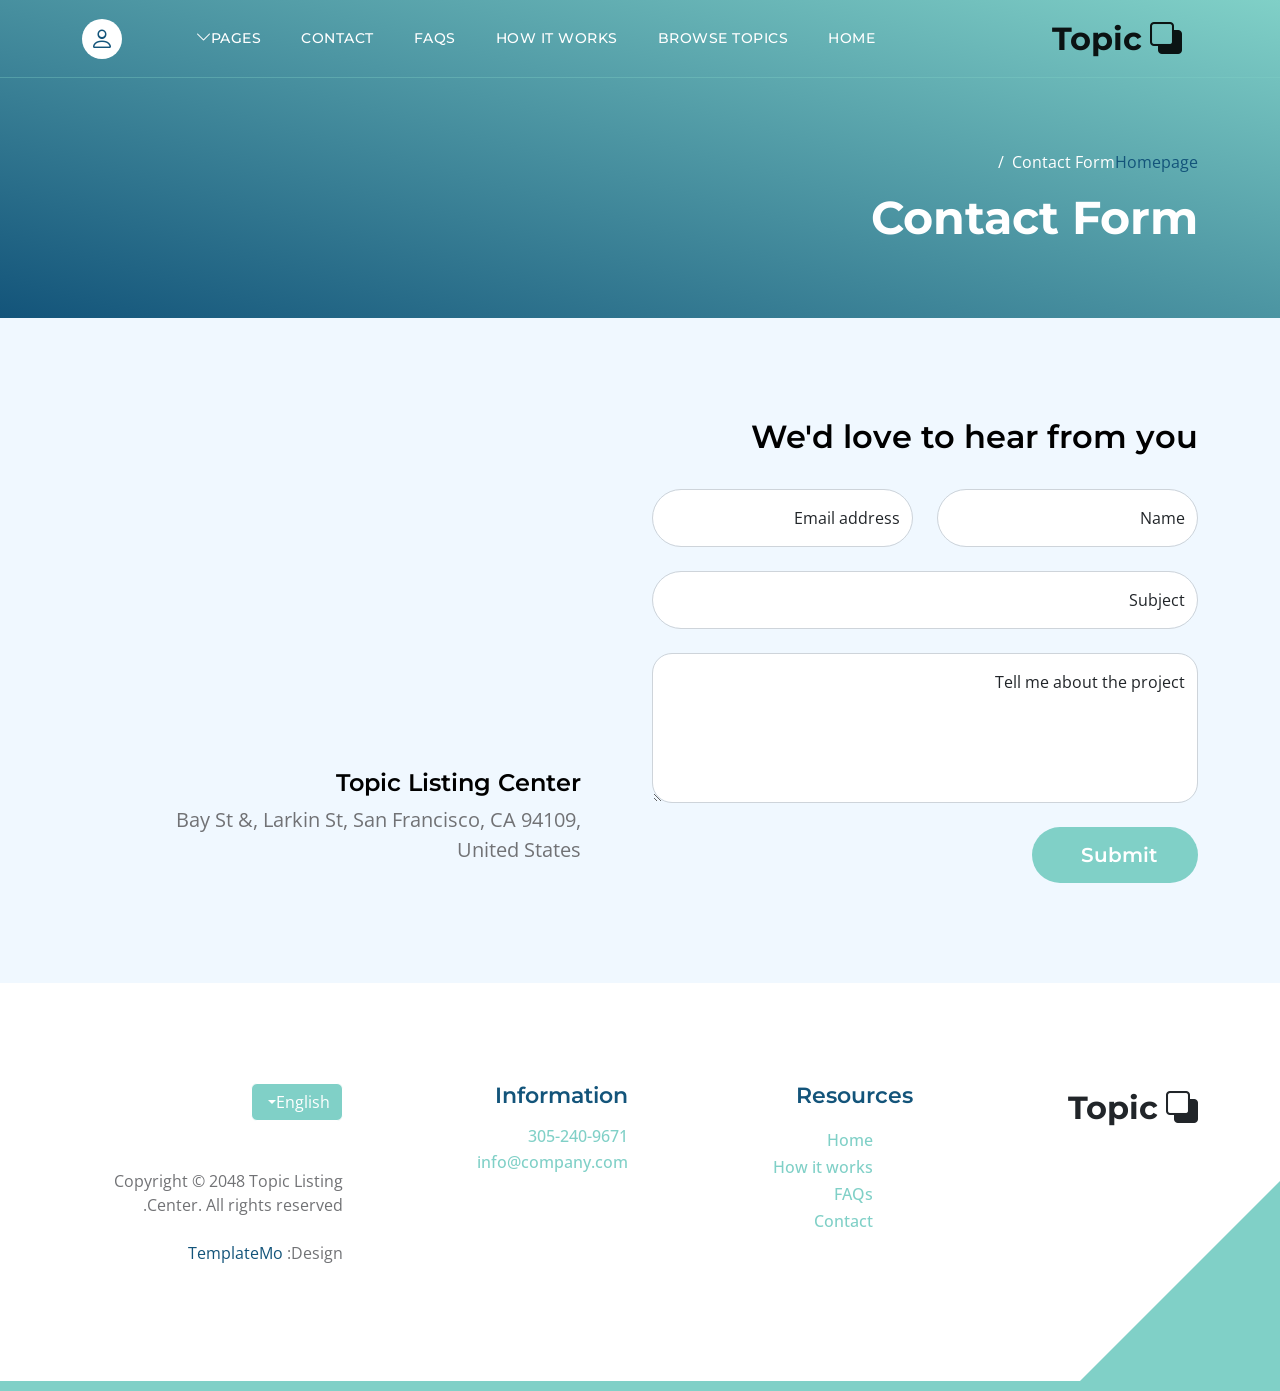
<file: contact.html>
<!doctype html>
<html lang="en" dir="rtl">
    <head>
        <meta charset="utf-8">
        <meta name="viewport" content="width=device-width, initial-scale=1">

        <meta name="description" content="">
        <meta name="author" content="">

        <title>Topic Listing Contact Page</title>

        <!-- CSS FILES -->        
        <link rel="preconnect" href="https://fonts.googleapis.com">
        
        <link rel="preconnect" href="https://fonts.gstatic.com" crossorigin>

        <link href="https://fonts.googleapis.com/css2?family=Montserrat:wght@500;600;700&family=Open+Sans&display=swap" rel="stylesheet">
                        
        <link href="css/bootstrap.min.css" rel="stylesheet">

        <link href="css/bootstrap-icons.css" rel="stylesheet">

        <link href="css/templatemo-topic-listing.css" rel="stylesheet">
<!--

TemplateMo 590 topic listing

https://templatemo.com/tm-590-topic-listing

-->
    </head>
    
    <body class="topics-listing-page" id="top">

        <main>

            <nav class="navbar navbar-expand-lg">
                <div class="container">
                    <a class="navbar-brand" href="index.html">
                        <i class="bi-back"></i>
                        <span>Topic</span>
                    </a>

                    <div class="d-lg-none ms-auto me-4">
                        <a href="#top" class="navbar-icon bi-person smoothscroll"></a>
                    </div>
    
                    <button class="navbar-toggler" type="button" data-bs-toggle="collapse" data-bs-target="#navbarNav" aria-controls="navbarNav" aria-expanded="false" aria-label="Toggle navigation">
                        <span class="navbar-toggler-icon"></span>
                    </button>
    
                    <div class="collapse navbar-collapse" id="navbarNav">
                        <ul class="navbar-nav ms-lg-5 me-lg-auto">
                            <li class="nav-item">
                                <a class="nav-link click-scroll" href="index.html#section_1">Home</a>
                            </li>

                            <li class="nav-item">
                                <a class="nav-link click-scroll" href="index.html#section_2">Browse Topics</a>
                            </li>
    
                            <li class="nav-item">
                                <a class="nav-link click-scroll" href="index.html#section_3">How it works</a>
                            </li>

                            <li class="nav-item">
                                <a class="nav-link click-scroll" href="index.html#section_4">FAQs</a>
                            </li>
    
                            <li class="nav-item">
                                <a class="nav-link click-scroll" href="index.html#section_5">Contact</a>
                            </li>

                            <li class="nav-item dropdown">
                                <a class="nav-link dropdown-toggle" href="#section_5" id="navbarLightDropdownMenuLink" role="button" data-bs-toggle="dropdown" aria-expanded="false">Pages</a>

                                <ul class="dropdown-menu dropdown-menu-light" aria-labelledby="navbarLightDropdownMenuLink">
                                    <li><a class="dropdown-item" href="topics-listing.html">Topics Listing</a></li>

                                    <li><a class="dropdown-item active" href="contact.html">Contact Form</a></li>
                                </ul>
                            </li>
                        </ul>

                        <div class="d-none d-lg-block">
                            <a href="#top" class="navbar-icon bi-person smoothscroll"></a>
                        </div>
                    </div>
                </div>
            </nav>


            <header class="site-header d-flex flex-column justify-content-center align-items-center">
                <div class="container">
                    <div class="row align-items-center">

                        <div class="col-lg-5 col-12">
                            <nav aria-label="breadcrumb">
                                <ol class="breadcrumb">
                                    <li class="breadcrumb-item"><a href="index.html">Homepage</a></li>

                                    <li class="breadcrumb-item active" aria-current="page">Contact Form</li>
                                </ol>
                            </nav>

                            <h2 class="text-white">Contact Form</h2>
                        </div>

                    </div>
                </div>
            </header>


            <section class="section-padding section-bg">
                <div class="container">
                    <div class="row">

                        <div class="col-lg-12 col-12">
                            <h3 class="mb-4 pb-2">We'd love to hear from you</h3>
                        </div>

                        <div class="col-lg-6 col-12">
                            <form action="#" method="post" class="custom-form contact-form" role="form">
                                <div class="row">
                                    <div class="col-lg-6 col-md-6 col-12">
                                        <div class="form-floating">
                                            <input type="text" name="name" id="name" class="form-control" placeholder="Name" required="">
                                            
                                            <label for="floatingInput">Name</label>
                                        </div>
                                    </div>

                                    <div class="col-lg-6 col-md-6 col-12"> 
                                        <div class="form-floating">
                                            <input type="email" name="email" id="email" pattern="[^ @]*@[^ @]*" class="form-control" placeholder="Email address" required="">
                                            
                                            <label for="floatingInput">Email address</label>
                                        </div>
                                    </div>

                                    <div class="col-lg-12 col-12">
                                        <div class="form-floating">
                                            <input type="text" name="subject" id="name" class="form-control" placeholder="Name" required="">
                                            
                                            <label for="floatingInput">Subject</label>
                                        </div>

                                        <div class="form-floating">
                                            <textarea class="form-control" id="message" name="message" placeholder="Tell me about the project"></textarea>
                                            
                                            <label for="floatingTextarea">Tell me about the project</label>
                                        </div>
                                    </div>

                                    <div class="col-lg-4 col-12 ms-auto">
                                        <button type="submit" class="form-control">Submit</button>
                                    </div>

                                </div>
                            </form>
                        </div>

                        <div class="col-lg-5 col-12 mx-auto mt-5 mt-lg-0">
                            <iframe class="google-map" src="https://www.google.com/maps/embed?pb=!1m18!1m12!1m3!1d2595.065641062665!2d-122.4230416990949!3d37.80335401520422!2m3!1f0!2f0!3f0!3m2!1i1024!2i768!4f13.1!3m3!1m2!1s0x80858127459fabad%3A0x808ba520e5e9edb7!2sFrancisco%20Park!5e1!3m2!1sen!2sth!4v1684340239744!5m2!1sen!2sth" width="100%" height="250" style="border:0;" allowfullscreen="" loading="lazy" referrerpolicy="no-referrer-when-downgrade"></iframe>

                            <h5 class="mt-4 mb-2">Topic Listing Center</h5>

                            <p>Bay St &amp;, Larkin St, San Francisco, CA 94109, United States</p>
                        </div>

                    </div>
                </div>
            </section>
        </main>

        <footer class="site-footer section-padding">
            <div class="container">
                <div class="row">

                    <div class="col-lg-3 col-12 mb-4 pb-2">
                        <a class="navbar-brand mb-2" href="index.html">
                            <i class="bi-back"></i>
                            <span>Topic</span>
                        </a>
                    </div>

                    <div class="col-lg-3 col-md-4 col-6">
                        <h6 class="site-footer-title mb-3">Resources</h6>

                        <ul class="site-footer-links">
                            <li class="site-footer-link-item">
                                <a href="#" class="site-footer-link">Home</a>
                            </li>

                            <li class="site-footer-link-item">
                                <a href="#" class="site-footer-link">How it works</a>
                            </li>

                            <li class="site-footer-link-item">
                                <a href="#" class="site-footer-link">FAQs</a>
                            </li>

                            <li class="site-footer-link-item">
                                <a href="#" class="site-footer-link">Contact</a>
                            </li>
                        </ul>
                    </div>

                    <div class="col-lg-3 col-md-4 col-6 mb-4 mb-lg-0">
                        <h6 class="site-footer-title mb-3">Information</h6>

                        <p class="text-white d-flex mb-1">
                            <a href="tel: 305-240-9671" class="site-footer-link">
                                305-240-9671
                            </a>
                        </p>

                        <p class="text-white d-flex">
                            <a href="mailto:info@company.com" class="site-footer-link">
                                info@company.com
                            </a>
                        </p>
                    </div>

                    <div class="col-lg-3 col-md-4 col-12 mt-4 mt-lg-0 ms-auto">
                        <div class="dropdown">
                            <button class="btn btn-secondary dropdown-toggle" type="button" data-bs-toggle="dropdown" aria-expanded="false">
                            English</button>

                            <ul class="dropdown-menu">
                                <li><button class="dropdown-item" type="button">Thai</button></li>

                                <li><button class="dropdown-item" type="button">Myanmar</button></li>

                                <li><button class="dropdown-item" type="button">Arabic</button></li>
                            </ul>
                        </div>

                        <p class="copyright-text mt-lg-5 mt-4">Copyright © 2048 Topic Listing Center. All rights reserved.
                        <br><br>Design: <a rel="nofollow" href="https://templatemo.com" target="_blank">TemplateMo</a></p>
                        
                    </div>

                </div>
            </div>
        </footer>

        <!-- JAVASCRIPT FILES -->
        <script src="js/jquery.min.js"></script>
        <script src="js/bootstrap.bundle.min.js"></script>
        <script src="js/jquery.sticky.js"></script>
        <script src="js/custom.js"></script>

    </body>
</html>
</file>
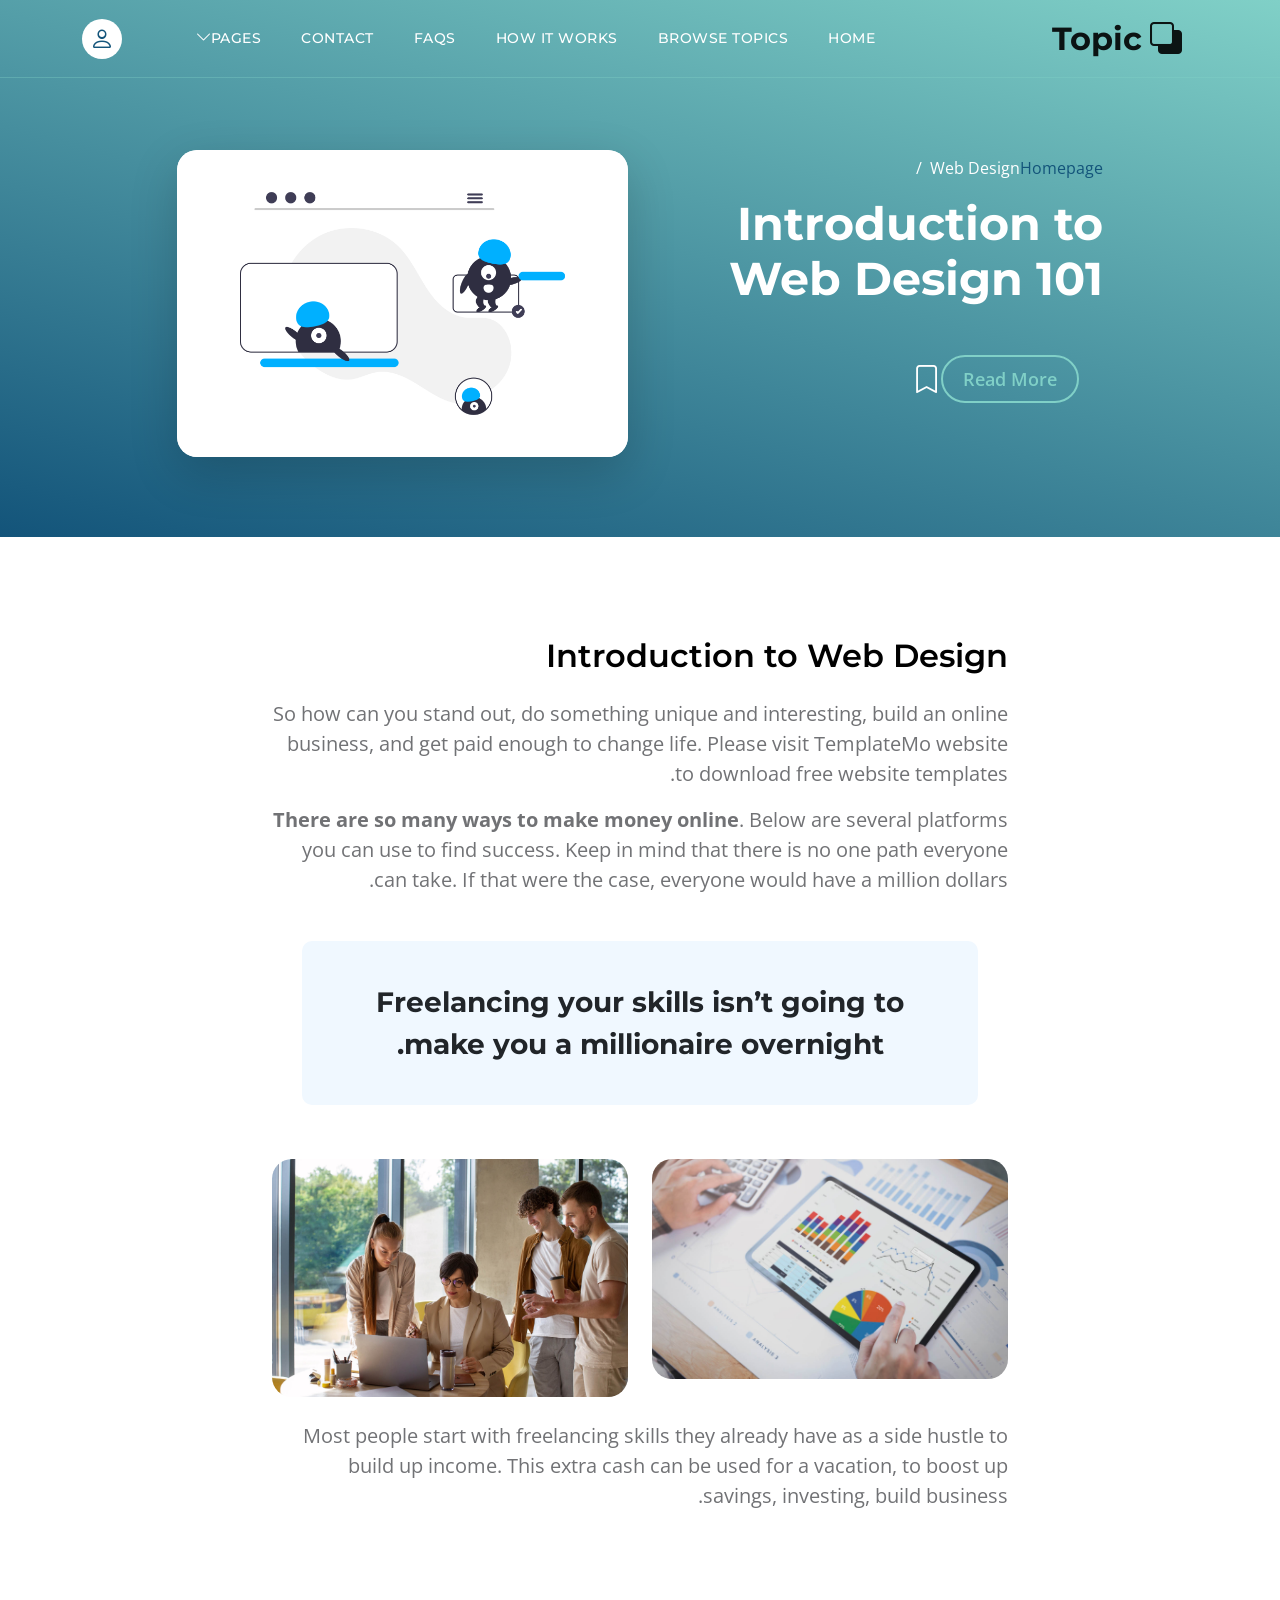
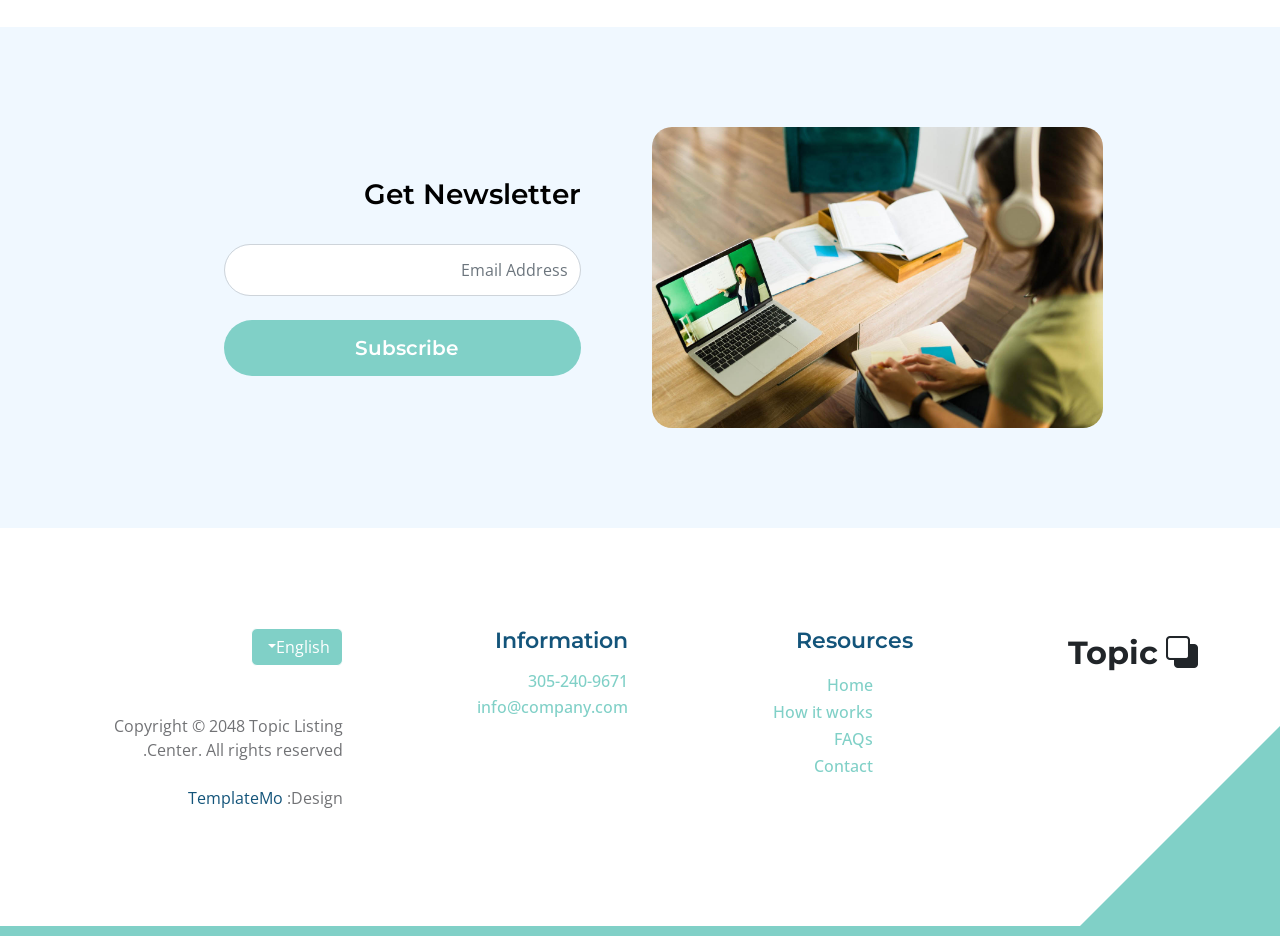
<file: topics-detail.html>
<!doctype html>
<html lang="en" dir="rtl">
    <head>
        <meta charset="utf-8">
        <meta name="viewport" content="width=device-width, initial-scale=1">

        <meta name="description" content="">
        <meta name="author" content="">

        <title>Topic Detail Page</title>

        <!-- CSS FILES -->        
        <link rel="preconnect" href="https://fonts.googleapis.com">
        
        <link rel="preconnect" href="https://fonts.gstatic.com" crossorigin>

        <link href="https://fonts.googleapis.com/css2?family=Montserrat:wght@500;600;700&family=Open+Sans&display=swap" rel="stylesheet">
                        
        <link href="css/bootstrap.min.css" rel="stylesheet">

        <link href="css/bootstrap-icons.css" rel="stylesheet">

        <link href="css/templatemo-topic-listing.css" rel="stylesheet">
<!--

TemplateMo 590 topic listing

https://templatemo.com/tm-590-topic-listing

-->
    </head>
    
    <body id="top">

        <main>

            <nav class="navbar navbar-expand-lg">
                <div class="container">
                    <a class="navbar-brand" href="index.html">
                        <i class="bi-back"></i>
                        <span>Topic</span>
                    </a>

                    <div class="d-lg-none ms-auto me-4">
                        <a href="#top" class="navbar-icon bi-person smoothscroll"></a>
                    </div>
    
                    <button class="navbar-toggler" type="button" data-bs-toggle="collapse" data-bs-target="#navbarNav" aria-controls="navbarNav" aria-expanded="false" aria-label="Toggle navigation">
                        <span class="navbar-toggler-icon"></span>
                    </button>
    
                    <div class="collapse navbar-collapse" id="navbarNav">
                        <ul class="navbar-nav ms-lg-5 me-lg-auto">
                            <li class="nav-item">
                                <a class="nav-link click-scroll" href="index.html#section_1">Home</a>
                            </li>

                            <li class="nav-item">
                                <a class="nav-link click-scroll" href="index.html#section_2">Browse Topics</a>
                            </li>
    
                            <li class="nav-item">
                                <a class="nav-link click-scroll" href="index.html#section_3">How it works</a>
                            </li>

                            <li class="nav-item">
                                <a class="nav-link click-scroll" href="index.html#section_4">FAQs</a>
                            </li>
    
                            <li class="nav-item">
                                <a class="nav-link click-scroll" href="index.html#section_5">Contact</a>
                            </li>

                            <li class="nav-item dropdown">
                                <a class="nav-link dropdown-toggle" href="#section_5" id="navbarLightDropdownMenuLink" role="button" data-bs-toggle="dropdown" aria-expanded="false">Pages</a>

                                <ul class="dropdown-menu dropdown-menu-light" aria-labelledby="navbarLightDropdownMenuLink">
                                    <li><a class="dropdown-item" href="topics-listing.html">Topics Listing</a></li>

                                    <li><a class="dropdown-item" href="contact.html">Contact Form</a></li>
                                </ul>
                            </li>
                        </ul>

                        <div class="d-none d-lg-block">
                            <a href="#top" class="navbar-icon bi-person smoothscroll"></a>
                        </div>
                    </div>
                </div>
            </nav>
            

            <header class="site-header d-flex flex-column justify-content-center align-items-center">
                <div class="container">
                    <div class="row justify-content-center align-items-center">

                        <div class="col-lg-5 col-12 mb-5">
                            <nav aria-label="breadcrumb">
                                <ol class="breadcrumb">
                                    <li class="breadcrumb-item"><a href="index.html">Homepage</a></li>

                                    <li class="breadcrumb-item active" aria-current="page">Web Design</li>
                                </ol>
                            </nav>

                            <h2 class="text-white">Introduction to <br> Web Design 101</h2>

                            <div class="d-flex align-items-center mt-5">
                                <a href="#topics-detail" class="btn custom-btn custom-border-btn smoothscroll me-4">Read More</a>

                                <a href="#top" class="custom-icon bi-bookmark smoothscroll"></a>
                            </div>
                        </div>

                        <div class="col-lg-5 col-12">
                            <div class="topics-detail-block bg-white shadow-lg">
                                <img src="images/topics/undraw_Remote_design_team_re_urdx.png" class="topics-detail-block-image img-fluid">
                            </div>
                        </div>

                    </div>
                </div>
            </header>


            <section class="topics-detail-section section-padding" id="topics-detail">
                <div class="container">
                    <div class="row">

                        <div class="col-lg-8 col-12 m-auto">
                            <h3 class="mb-4">Introduction to Web Design</h3>

                            <p>So how can you stand out, do something unique and interesting, build an online business, and get paid enough to change life. Please visit TemplateMo website to download free website templates.</p>

                            <p><strong>There are so many ways to make money online</strong>. Below are several platforms you can use to find success. Keep in mind that there is no one path everyone can take. If that were the case, everyone would have a million dollars.</p>

                            <blockquote>
                                Freelancing your skills isn’t going to make you a millionaire overnight.
                            </blockquote>

                            <div class="row my-4">
                                <div class="col-lg-6 col-md-6 col-12">
                                    <img src="images/businesswoman-using-tablet-analysis.jpg" class="topics-detail-block-image img-fluid">
                                </div>

                                <div class="col-lg-6 col-md-6 col-12 mt-4 mt-lg-0 mt-md-0">
                                    <img src="images/colleagues-working-cozy-office-medium-shot.jpg" class="topics-detail-block-image img-fluid">
                                </div>
                            </div>

                            <p>Most people start with freelancing skills they already have as a side hustle to build up income. This extra cash can be used for a vacation, to boost up savings, investing, build business.</p>
                        </div>

                    </div>
                </div>
            </section>


            <section class="section-padding section-bg">
                <div class="container">
                    <div class="row justify-content-center">

                        <div class="col-lg-5 col-12">
                            <img src="images/rear-view-young-college-student.jpg" class="newsletter-image img-fluid" alt="">
                        </div>

                        <div class="col-lg-5 col-12 subscribe-form-wrap d-flex justify-content-center align-items-center">
                            <form class="custom-form subscribe-form" action="#" method="post" role="form">
                                <h4 class="mb-4 pb-2">Get Newsletter</h4>

                                <input type="email" name="subscribe-email" id="subscribe-email" pattern="[^ @]*@[^ @]*" class="form-control" placeholder="Email Address" required="">

                                <div class="col-lg-12 col-12">
                                    <button type="submit" class="form-control">Subscribe</button>
                                </div>
                            </form>
                        </div>

                    </div>
                </div>
            </section>
        </main>
		
        <footer class="site-footer section-padding">
            <div class="container">
                <div class="row">

                    <div class="col-lg-3 col-12 mb-4 pb-2">
                        <a class="navbar-brand mb-2" href="index.html">
                            <i class="bi-back"></i>
                            <span>Topic</span>
                        </a>
                    </div>

                    <div class="col-lg-3 col-md-4 col-6">
                        <h6 class="site-footer-title mb-3">Resources</h6>

                        <ul class="site-footer-links">
                            <li class="site-footer-link-item">
                                <a href="#" class="site-footer-link">Home</a>
                            </li>

                            <li class="site-footer-link-item">
                                <a href="#" class="site-footer-link">How it works</a>
                            </li>

                            <li class="site-footer-link-item">
                                <a href="#" class="site-footer-link">FAQs</a>
                            </li>

                            <li class="site-footer-link-item">
                                <a href="#" class="site-footer-link">Contact</a>
                            </li>
                        </ul>
                    </div>

                    <div class="col-lg-3 col-md-4 col-6 mb-4 mb-lg-0">
                        <h6 class="site-footer-title mb-3">Information</h6>

                        <p class="text-white d-flex mb-1">
                            <a href="tel: 305-240-9671" class="site-footer-link">
                                305-240-9671
                            </a>
                        </p>

                        <p class="text-white d-flex">
                            <a href="mailto:info@company.com" class="site-footer-link">
                                info@company.com
                            </a>
                        </p>
                    </div>

                    <div class="col-lg-3 col-md-4 col-12 mt-4 mt-lg-0 ms-auto">
                        <div class="dropdown">
                            <button class="btn btn-secondary dropdown-toggle" type="button" data-bs-toggle="dropdown" aria-expanded="false">
                            English</button>

                            <ul class="dropdown-menu">
                                <li><button class="dropdown-item" type="button">Thai</button></li>

                                <li><button class="dropdown-item" type="button">Myanmar</button></li>

                                <li><button class="dropdown-item" type="button">Arabic</button></li>
                            </ul>
                        </div>

                        <p class="copyright-text mt-lg-5 mt-4">Copyright © 2048 Topic Listing Center. All rights reserved.
                        <br><br>Design: <a rel="nofollow" href="https://templatemo.com" target="_blank">TemplateMo</a></p>
                        
                    </div>

                </div>
            </div>
        </footer>

        <!-- JAVASCRIPT FILES -->
        <script src="js/jquery.min.js"></script>
        <script src="js/bootstrap.bundle.min.js"></script>
        <script src="js/jquery.sticky.js"></script>
        <script src="js/custom.js"></script>

    </body>
</html>
</file>
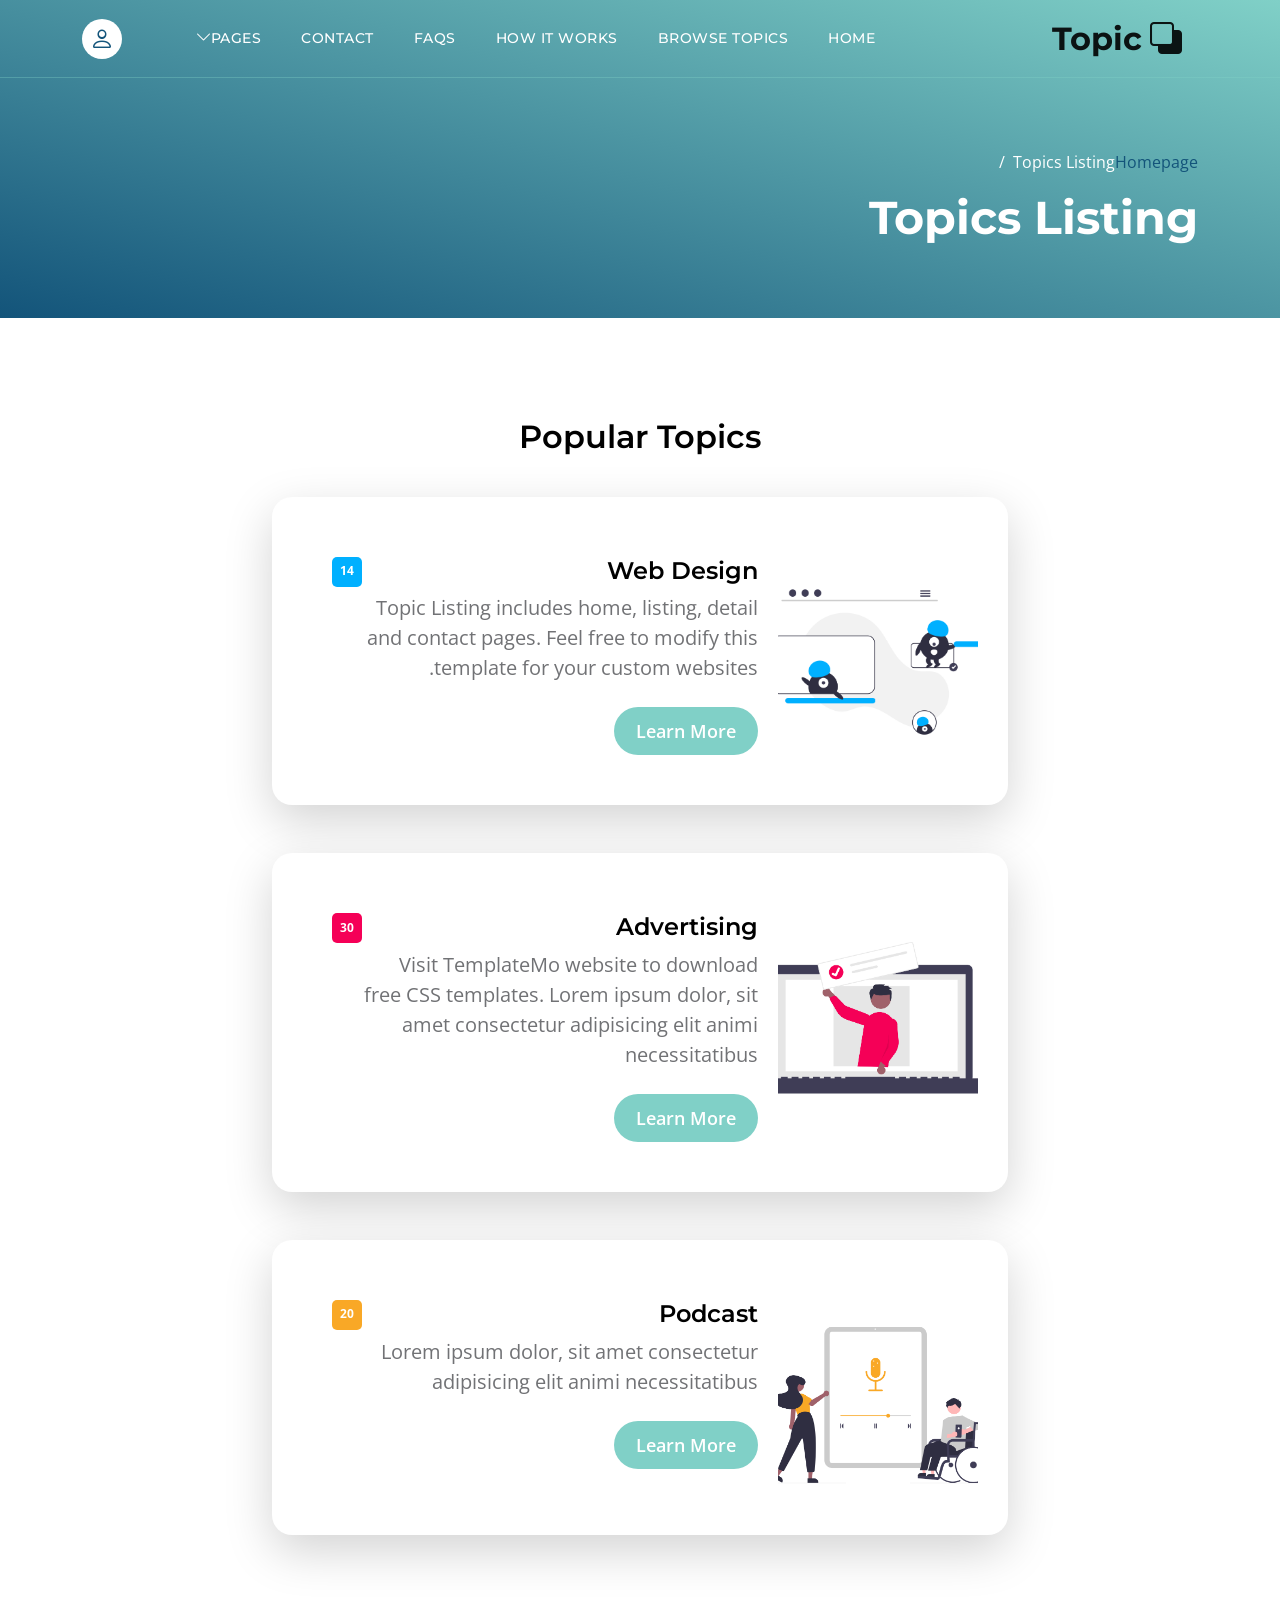
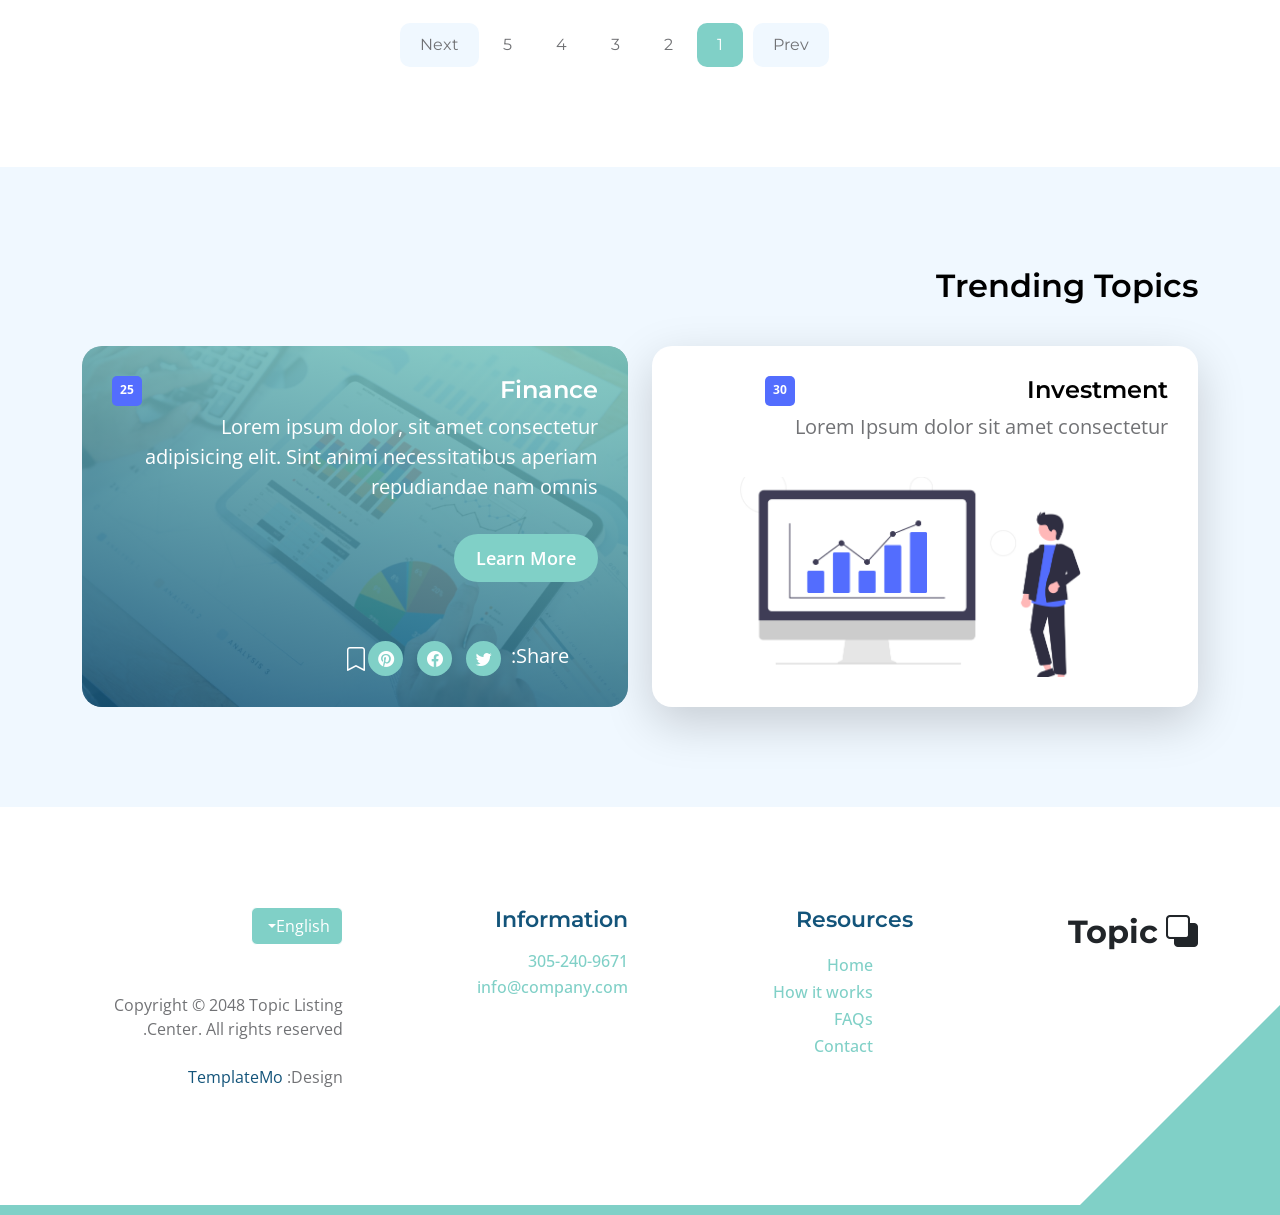
<file: topics-listing.html>
<!doctype html>
<html lang="en" dir="rtl">
    <head>
        <meta charset="utf-8">
        <meta name="viewport" content="width=device-width, initial-scale=1">

        <meta name="description" content="">
        <meta name="author" content="">

        <title>Topic Listing Page</title>

        <!-- CSS FILES -->        
        <link rel="preconnect" href="https://fonts.googleapis.com">
        
        <link rel="preconnect" href="https://fonts.gstatic.com" crossorigin>

        <link href="https://fonts.googleapis.com/css2?family=Montserrat:wght@500;600;700&family=Open+Sans&display=swap" rel="stylesheet">
                        
        <link href="css/bootstrap.min.css" rel="stylesheet">

        <link href="css/bootstrap-icons.css" rel="stylesheet">

        <link href="css/templatemo-topic-listing.css" rel="stylesheet">
<!--

TemplateMo 590 topic listing

https://templatemo.com/tm-590-topic-listing

-->
    </head>
    
    <body class="topics-listing-page" id="top">

        <main>

            <nav class="navbar navbar-expand-lg">
                <div class="container">
                    <a class="navbar-brand" href="index.html">
                        <i class="bi-back"></i>
                        <span>Topic</span>
                    </a>

                    <div class="d-lg-none ms-auto me-4">
                        <a href="#top" class="navbar-icon bi-person smoothscroll"></a>
                    </div>
    
                    <button class="navbar-toggler" type="button" data-bs-toggle="collapse" data-bs-target="#navbarNav" aria-controls="navbarNav" aria-expanded="false" aria-label="Toggle navigation">
                        <span class="navbar-toggler-icon"></span>
                    </button>
    
                    <div class="collapse navbar-collapse" id="navbarNav">
                        <ul class="navbar-nav ms-lg-5 me-lg-auto">
                            <li class="nav-item">
                                <a class="nav-link click-scroll" href="index.html#section_1">Home</a>
                            </li>

                            <li class="nav-item">
                                <a class="nav-link click-scroll" href="index.html#section_2">Browse Topics</a>
                            </li>
    
                            <li class="nav-item">
                                <a class="nav-link click-scroll" href="index.html#section_3">How it works</a>
                            </li>

                            <li class="nav-item">
                                <a class="nav-link click-scroll" href="index.html#section_4">FAQs</a>
                            </li>
    
                            <li class="nav-item">
                                <a class="nav-link click-scroll" href="index.html#section_5">Contact</a>
                            </li>

                            <li class="nav-item dropdown">
                                <a class="nav-link dropdown-toggle" href="#section_5" id="navbarLightDropdownMenuLink" role="button" data-bs-toggle="dropdown" aria-expanded="false">Pages</a>

                                <ul class="dropdown-menu dropdown-menu-light" aria-labelledby="navbarLightDropdownMenuLink">
                                    <li><a class="dropdown-item active" href="topics-listing.html">Topics Listing</a></li>

                                    <li><a class="dropdown-item" href="contact.html">Contact Form</a></li>
                                </ul>
                            </li>
                        </ul>

                        <div class="d-none d-lg-block">
                            <a href="#top" class="navbar-icon bi-person smoothscroll"></a>
                        </div>
                    </div>
                </div>
            </nav>


            <header class="site-header d-flex flex-column justify-content-center align-items-center">
                <div class="container">
                    <div class="row align-items-center">

                        <div class="col-lg-5 col-12">
                            <nav aria-label="breadcrumb">
                                <ol class="breadcrumb">
                                    <li class="breadcrumb-item"><a href="index.html">Homepage</a></li>

                                    <li class="breadcrumb-item active" aria-current="page">Topics Listing</li>
                                </ol>
                            </nav>

                            <h2 class="text-white">Topics Listing</h2>
                        </div>

                    </div>
                </div>
            </header>


            <section class="section-padding">
                <div class="container">
                    <div class="row">

                        <div class="col-lg-12 col-12 text-center">
                            <h3 class="mb-4">Popular Topics</h3>
                        </div>

                        <div class="col-lg-8 col-12 mt-3 mx-auto">
                            <div class="custom-block custom-block-topics-listing bg-white shadow-lg mb-5">
                                <div class="d-flex">
                                    <img src="images/topics/undraw_Remote_design_team_re_urdx.png" class="custom-block-image img-fluid" alt="">

                                    <div class="custom-block-topics-listing-info d-flex">
                                        <div>
                                            <h5 class="mb-2">Web Design</h5>

                                            <p class="mb-0">Topic Listing includes home, listing, detail and contact pages. Feel free to modify this template for your custom websites.</p>

                                            <a href="topics-detail.html" class="btn custom-btn mt-3 mt-lg-4">Learn More</a>
                                        </div>

                                        <span class="badge bg-design rounded-pill ms-auto">14</span>
                                    </div>
                                </div>
                            </div>

                            <div class="custom-block custom-block-topics-listing bg-white shadow-lg mb-5">
                                <div class="d-flex">
                                    <img src="images/topics/undraw_online_ad_re_ol62.png" class="custom-block-image img-fluid" alt="">

                                    <div class="custom-block-topics-listing-info d-flex">
                                        <div>
                                            <h5 class="mb-2">Advertising</h5>

                                            <p class="mb-0">Visit TemplateMo website to download free CSS templates. Lorem ipsum dolor, sit amet consectetur adipisicing elit animi necessitatibus</p>

                                            <a href="topics-detail.html" class="btn custom-btn mt-3 mt-lg-4">Learn More</a>
                                        </div>

                                        <span class="badge bg-advertising rounded-pill ms-auto">30</span>
                                    </div>
                                </div>
                            </div>

                            <div class="custom-block custom-block-topics-listing bg-white shadow-lg mb-5">
                                <div class="d-flex">
                                    <img src="images/topics/undraw_Podcast_audience_re_4i5q.png" class="custom-block-image img-fluid" alt="">

                                    <div class="custom-block-topics-listing-info d-flex">
                                        <div>
                                            <h5 class="mb-2">Podcast</h5>

                                            <p class="mb-0">Lorem ipsum dolor, sit amet consectetur adipisicing elit animi necessitatibus</p>

                                            <a href="topics-detail.html" class="btn custom-btn mt-3 mt-lg-4">Learn More</a>
                                        </div>

                                        <span class="badge bg-music rounded-pill ms-auto">20</span>
                                    </div>
                                </div>
                            </div>
                        </div>

                        <div class="col-lg-12 col-12">
                            <nav aria-label="Page navigation example">
                                <ul class="pagination justify-content-center mb-0">
                                    <li class="page-item">
                                        <a class="page-link" href="#" aria-label="Previous">
                                            <span aria-hidden="true">Prev</span>
                                        </a>
                                    </li>

                                    <li class="page-item active" aria-current="page">
                                        <a class="page-link" href="#">1</a>
                                    </li>
                                    
                                    <li class="page-item">
                                        <a class="page-link" href="#">2</a>
                                    </li>
                                    
                                    <li class="page-item">
                                        <a class="page-link" href="#">3</a>
                                    </li>

                                    <li class="page-item">
                                        <a class="page-link" href="#">4</a>
                                    </li>

                                    <li class="page-item">
                                        <a class="page-link" href="#">5</a>
                                    </li>
                                    
                                    <li class="page-item">
                                        <a class="page-link" href="#" aria-label="Next">
                                            <span aria-hidden="true">Next</span>
                                        </a>
                                    </li>
                                </ul>
                            </nav>
                        </div>

                    </div>
                </div>
            </section>


            <section class="section-padding section-bg">
                <div class="container">
                    <div class="row">

                        <div class="col-lg-12 col-12">
                            <h3 class="mb-4">Trending Topics</h3>
                        </div>

                        <div class="col-lg-6 col-md-6 col-12 mt-3 mb-4 mb-lg-0">
                            <div class="custom-block bg-white shadow-lg">
                                <a href="topics-detail.html">
                                    <div class="d-flex">
                                        <div>
                                            <h5 class="mb-2">Investment</h5>

                                            <p class="mb-0">Lorem Ipsum dolor sit amet consectetur</p>
                                        </div>

                                        <span class="badge bg-finance rounded-pill ms-auto">30</span>
                                    </div>

                                    <img src="images/topics/undraw_Finance_re_gnv2.png" class="custom-block-image img-fluid" alt="">
                                </a>
                            </div>
                        </div>

                        <div class="col-lg-6 col-md-6 col-12 mt-lg-3">
                            <div class="custom-block custom-block-overlay">
                                <div class="d-flex flex-column h-100">
                                    <img src="images/businesswoman-using-tablet-analysis.jpg" class="custom-block-image img-fluid" alt="">

                                    <div class="custom-block-overlay-text d-flex">
                                        <div>
                                            <h5 class="text-white mb-2">Finance</h5>

                                            <p class="text-white">Lorem ipsum dolor, sit amet consectetur adipisicing elit. Sint animi necessitatibus aperiam repudiandae nam omnis</p>

                                            <a href="topics-detail.html" class="btn custom-btn mt-2 mt-lg-3">Learn More</a>
                                        </div>

                                        <span class="badge bg-finance rounded-pill ms-auto">25</span>
                                    </div>

                                    <div class="social-share d-flex">
                                        <p class="text-white me-4">Share:</p>

                                        <ul class="social-icon">
                                            <li class="social-icon-item">
                                                <a href="#" class="social-icon-link bi-twitter"></a>
                                            </li>

                                            <li class="social-icon-item">
                                                <a href="#" class="social-icon-link bi-facebook"></a>
                                            </li>

                                            <li class="social-icon-item">
                                                <a href="#" class="social-icon-link bi-pinterest"></a>
                                            </li>
                                        </ul>

                                        <a href="#" class="custom-icon bi-bookmark ms-auto"></a>
                                    </div>

                                    <div class="section-overlay"></div>
                                </div>
                            </div>
                        </div>

                    </div>
                </div>
            </section>
        </main>

		<footer class="site-footer section-padding">
            <div class="container">
                <div class="row">

                    <div class="col-lg-3 col-12 mb-4 pb-2">
                        <a class="navbar-brand mb-2" href="index.html">
                            <i class="bi-back"></i>
                            <span>Topic</span>
                        </a>
                    </div>

                    <div class="col-lg-3 col-md-4 col-6">
                        <h6 class="site-footer-title mb-3">Resources</h6>

                        <ul class="site-footer-links">
                            <li class="site-footer-link-item">
                                <a href="#" class="site-footer-link">Home</a>
                            </li>

                            <li class="site-footer-link-item">
                                <a href="#" class="site-footer-link">How it works</a>
                            </li>

                            <li class="site-footer-link-item">
                                <a href="#" class="site-footer-link">FAQs</a>
                            </li>

                            <li class="site-footer-link-item">
                                <a href="#" class="site-footer-link">Contact</a>
                            </li>
                        </ul>
                    </div>

                    <div class="col-lg-3 col-md-4 col-6 mb-4 mb-lg-0">
                        <h6 class="site-footer-title mb-3">Information</h6>

                        <p class="text-white d-flex mb-1">
                            <a href="tel: 305-240-9671" class="site-footer-link">
                                305-240-9671
                            </a>
                        </p>

                        <p class="text-white d-flex">
                            <a href="mailto:info@company.com" class="site-footer-link">
                                info@company.com
                            </a>
                        </p>
                    </div>

                    <div class="col-lg-3 col-md-4 col-12 mt-4 mt-lg-0 ms-auto">
                        <div class="dropdown">
                            <button class="btn btn-secondary dropdown-toggle" type="button" data-bs-toggle="dropdown" aria-expanded="false">
                            English</button>

                            <ul class="dropdown-menu">
                                <li><button class="dropdown-item" type="button">Thai</button></li>

                                <li><button class="dropdown-item" type="button">Myanmar</button></li>

                                <li><button class="dropdown-item" type="button">Arabic</button></li>
                            </ul>
                        </div>

                        <p class="copyright-text mt-lg-5 mt-4">Copyright © 2048 Topic Listing Center. All rights reserved.
                        <br><br>Design: <a rel="nofollow" href="https://templatemo.com" target="_blank">TemplateMo</a></p>
                        
                    </div>

                </div>
            </div>
        </footer>

        <!-- JAVASCRIPT FILES -->
        <script src="js/jquery.min.js"></script>
        <script src="js/bootstrap.bundle.min.js"></script>
        <script src="js/jquery.sticky.js"></script>
        <script src="js/custom.js"></script>

    </body>
</html>
</file>
<file: css/templatemo-topic-listing.css>
/*

TemplateMo 590 topic listing

https://templatemo.com/tm-590-topic-listing

*/

/*---------------------------------------
  CUSTOM PROPERTIES ( VARIABLES )             
-----------------------------------------*/
:root {
  --white-color:                  #ffffff;
  --primary-color:                #13547a;
  --secondary-color:              #80d0c7;
  --section-bg-color:             #f0f8ff;
  --custom-btn-bg-color:          #80d0c7;
  --custom-btn-bg-hover-color:    #13547a;
  --dark-color:                   #000000;
  --p-color:                      #717275;
  --border-color:                 #7fffd4;
  --link-hover-color:             #13547a;

  --body-font-family:             'Open Sans', sans-serif;
  --title-font-family:            'Montserrat', sans-serif;

  --h1-font-size:                 58px;
  --h2-font-size:                 46px;
  --h3-font-size:                 32px;
  --h4-font-size:                 28px;
  --h5-font-size:                 24px;
  --h6-font-size:                 22px;
  --p-font-size:                  20px;
  --menu-font-size:               14px;
  --btn-font-size:                18px;
  --copyright-font-size:          16px;

  --border-radius-large:          100px;
  --border-radius-medium:         20px;
  --border-radius-small:          10px;

  --font-weight-normal:           400;
  --font-weight-medium:           500;
  --font-weight-semibold:         600;
  --font-weight-bold:             700;
}

body {
  background-color: var(--white-color);
  font-family: var(--body-font-family);
  direction: rtl;
  text-align: right;
}


/*---------------------------------------
  TYPOGRAPHY               
-----------------------------------------*/

h2,
h3,
h4,
h5,
h6 {
  color: var(--dark-color);
}

h1,
h2,
h3,
h4,
h5,
h6 {
  font-family: var(--title-font-family); 
  font-weight: var(--font-weight-semibold);
}

h1 {
  font-size: var(--h1-font-size);
  font-weight: var(--font-weight-bold);
}

h2 {
  font-size: var(--h2-font-size);
  font-weight: var(--font-weight-bold);
}

h3 {
  font-size: var(--h3-font-size);
}

h4 {
  font-size: var(--h4-font-size);
}

h5 {
  font-size: var(--h5-font-size);
}

h6 {
  color: var(--primary-color);
  font-size: var(--h6-font-size);
}

p {
  color: var(--p-color);
  font-size: var(--p-font-size);
  font-weight: var(--font-weight-normal);
}

ul li {
  color: var(--p-color);
  font-size: var(--p-font-size);
  font-weight: var(--font-weight-normal);
}

a, 
button {
  touch-action: manipulation;
  transition: all 0.3s;
}

a {
  display: inline-block;
  color: var(--primary-color);
  text-decoration: none;
}

a:hover {
  color: var(--link-hover-color);
}

b,
strong {
  font-weight: var(--font-weight-bold);
}


/*---------------------------------------
  SECTION               
-----------------------------------------*/
.section-padding {
  padding-top: 100px;
  padding-bottom: 100px;
}

.section-bg {
  background-color: var(--section-bg-color);
}

.section-overlay {
  background-image: linear-gradient(15deg, #13547a 0%, #80d0c7 100%);
  position: absolute;
  top: 0;
  left: 0;
  pointer-events: none;
  width: 100%;
  height: 100%;
  opacity: 0.85;
}

.section-overlay + .container {
  position: relative;
}

.tab-content {
  background-color: var(--white-color);
  border-radius: var(--border-radius-medium);
}

.nav-tabs {
  border-bottom: 1px solid #ecf3f2;
  margin-bottom: 40px;
  justify-content: center;
}

.nav-tabs .nav-link {
  border-radius: 0;
  border-top: 0;
  border-right: 0;
  border-left: 0;
  color: var(--p-color);
  font-family: var(--title-font-family);
  font-size: var(--btn-font-size);
  font-weight: var(--font-weight-medium);
  padding: 15px 25px;
  transition: all 0.3s;
}

.nav-tabs .nav-link:first-child {
  margin-right: 20px;
}

.nav-tabs .nav-item.show .nav-link, 
.nav-tabs .nav-link.active,
.nav-tabs .nav-link:focus, 
.nav-tabs .nav-link:hover {
  border-bottom-color: var(--primary-color);
  color: var(--primary-color);
}


/*---------------------------------------
  CUSTOM ICON COLOR               
-----------------------------------------*/
.custom-icon {
  color: var(--secondary-color);
}


/*---------------------------------------
  CUSTOM BUTTON               
-----------------------------------------*/
.custom-btn {
  background: var(--custom-btn-bg-color);
  border: 2px solid transparent;
  border-radius: var(--border-radius-large);
  color: var(--white-color);
  font-size: var(--btn-font-size);
  font-weight: var(--font-weight-semibold);
  line-height: normal;
  transition: all 0.3s;
  padding: 10px 20px;
}

.custom-btn:hover {
  background: var(--custom-btn-bg-hover-color);
  color: var(--white-color);
}

.custom-border-btn {
  background: transparent;
  border: 2px solid var(--custom-btn-bg-color);
  color: var(--custom-btn-bg-color);
}

.custom-border-btn:hover {
  background: var(--custom-btn-bg-color);
  border-color: transparent;
  color: var(--white-color);
}

.custom-btn-bg-white {
  border-color: var(--white-color);
  color: var(--white-color);
}


/*---------------------------------------
  SITE HEADER              
-----------------------------------------*/
.site-header {
  background-image: linear-gradient(15deg, #13547a 0%, #80d0c7 100%);
  padding-top: 150px;
  padding-bottom: 80px;
}

.site-header .container {
  height: 100%;
}

.breadcrumb-item+.breadcrumb-item::before,
.breadcrumb-item a:hover,
.breadcrumb-item.active {
  color: var(--white-color);
}

.site-header .custom-icon {
  color: var(--white-color);
  font-size: var(--h4-font-size);
}

.site-header .custom-icon:hover {
  color: var(--secondary-color);
}


/*---------------------------------------
  NAVIGATION              
-----------------------------------------*/
.sticky-wrapper {
  position: absolute;
  top: 0;
  right: 0;
  left: 0;
}

.sticky-wrapper.is-sticky .navbar {
  background-color: var(--secondary-color);
}

.navbar {
  background: transparent;
  border-bottom: 1px solid rgba(128, 208, 199, 0.35);
  z-index: 9;
}

.navbar-brand,
.navbar-brand:hover {
  font-size: var(--h3-font-size);
  font-weight: var(--font-weight-bold);
  display: block;
}

.navbar-brand span {
  font-family: var(--title-font-family);
}

.navbar-expand-lg .navbar-nav .nav-link {
  border-radius: var(--border-radius-large);
  margin: 10px;
  padding: 10px;
}

.navbar-nav .nav-link {
  display: inline-block;
  color: var(--white-color);
  font-family: var(--title-font-family); 
  font-size: var(--menu-font-size);
  font-weight: var(--font-weight-medium);
  text-transform: uppercase;
  letter-spacing: 0.5px;
  position: relative;
  padding-top: 15px;
  padding-bottom: 15px;
}

.navbar-nav .nav-link.active, 
.navbar-nav .nav-link:hover {
  color: var(--primary-color);
}

.navbar .dropdown-menu {
  background: var(--white-color);
  box-shadow: 0 1rem 3rem rgba(0,0,0,.175);
  border: 0;
  display: inherit;
  opacity: 0;
  min-width: 9rem;
  margin-top: 20px;
  padding: 13px 0 10px 0;
  transition: all 0.3s;
  pointer-events: none;
}

.navbar .dropdown-menu::before {
  content: "";
  width: 0;
  height: 0;
  border-left: 20px solid transparent;
  border-right: 20px solid transparent;
  border-bottom: 15px solid var(--white-color);
  position: absolute;
  top: -10px;
  left: 10px;
}

.navbar .dropdown-item {
  display: inline-block;
  color: var(--p-bg-color);
  font-family: var(--title-font-family); 
  font-size: var(--menu-font-size);
  font-weight: var(--font-weight-medium);
  text-transform: uppercase;
  letter-spacing: 0.5px;
  position: relative;
}

.navbar .dropdown-item.active, 
.navbar .dropdown-item:active,
.navbar .dropdown-item:focus, 
.navbar .dropdown-item:hover {
  background: transparent;
  color: var(--primary-color);
}

.navbar .dropdown-toggle::after {
  content: "\f282";
  display: inline-block;
  font-family: bootstrap-icons !important;
  font-size: var(--copyright-font-size);
  font-style: normal;
  font-weight: normal !important;
  font-variant: normal;
  text-transform: none;
  line-height: 1;
  vertical-align: -.125em;
  -webkit-font-smoothing: antialiased;
  -moz-osx-font-smoothing: grayscale;
  position: relative;
  left: 2px;
  border: 0;
}

@media screen and (min-width: 992px) {
  .navbar .dropdown:hover .dropdown-menu {
    opacity: 1;
    margin-top: 0;
    pointer-events: auto;
  }
}

.navbar-icon {
  background: var(--white-color);
  border-radius: var(--border-radius-large);
  display: inline-block;
  font-size: var(--h5-font-size);
  width: 40px;
  height: 40px;
  line-height: 40px;
  text-align: center;
  transition: all 0.3s ease;
}

.navbar-icon:hover {
  background: var(--primary-color);
  color: var(--white-color);
}

.navbar-toggler {
  border: 0;
  padding: 0;
  cursor: pointer;
  margin: 0;
  width: 30px;
  height: 35px;
  outline: none;
}

.navbar-toggler:focus {
  outline: none;
  box-shadow: none;
}

.navbar-toggler[aria-expanded="true"] .navbar-toggler-icon {
  background: transparent;
}

.navbar-toggler[aria-expanded="true"] .navbar-toggler-icon:before,
.navbar-toggler[aria-expanded="true"] .navbar-toggler-icon:after {
  transition: top 300ms 50ms ease, -webkit-transform 300ms 350ms ease;
  transition: top 300ms 50ms ease, transform 300ms 350ms ease;
  transition: top 300ms 50ms ease, transform 300ms 350ms ease, -webkit-transform 300ms 350ms ease;
  top: 0;
}

.navbar-toggler[aria-expanded="true"] .navbar-toggler-icon:before {
  transform: rotate(45deg);
}

.navbar-toggler[aria-expanded="true"] .navbar-toggler-icon:after {
  transform: rotate(-45deg);
}

.navbar-toggler .navbar-toggler-icon {
  background: var(--white-color);
  transition: background 10ms 300ms ease;
  display: block;
  width: 30px;
  height: 2px;
  position: relative;
}

.navbar-toggler .navbar-toggler-icon:before,
.navbar-toggler .navbar-toggler-icon:after {
  transition: top 300ms 350ms ease, -webkit-transform 300ms 50ms ease;
  transition: top 300ms 350ms ease, transform 300ms 50ms ease;
  transition: top 300ms 350ms ease, transform 300ms 50ms ease, -webkit-transform 300ms 50ms ease;
  position: absolute;
  right: 0;
  left: 0;
  background: var(--white-color);
  width: 30px;
  height: 2px;
  content: '';
}

.navbar-toggler .navbar-toggler-icon::before {
  top: -8px;
}

.navbar-toggler .navbar-toggler-icon::after {
  top: 8px;
}


/*---------------------------------------
  HERO        
-----------------------------------------*/
.hero-section {
  background-image: linear-gradient(15deg, #13547a 0%, #80d0c7 100%);
  position: relative;
  overflow: hidden;
  padding-top: 150px;
  padding-bottom: 150px;
}

.hero-section .input-group {
  background-color: var(--white-color);
  border-radius: var(--border-radius-large);
  padding: 10px 15px;
}

.hero-section .input-group-text {
  background-color: transparent;
  border: 0;
}

.hero-section input[type="search"] {
  border: 0;
  box-shadow: none;
  margin-bottom: 0;
  padding-left: 0;
}

.hero-section button[type="submit"] {
  background-color: var(--primary-color);
  border: 0;
  border-radius: var(--border-radius-large) !important;
  color: var(--white-color);
  max-width: 150px;
}


/*---------------------------------------
  TOPICS              
-----------------------------------------*/
.featured-section {
  background-color: var(--secondary-color);
  border-radius: 0 0 100px 100px;
  padding-bottom: 100px;
}

.featured-section .row {
  position: relative;
  bottom: 100px;
  margin-bottom: -100px;
}

.custom-block {
  border-radius: var(--border-radius-medium);
  position: relative;
  overflow: hidden;
  padding: 30px;
  transition: all 0.3s ease;
  height: 100%;
}

.custom-block:hover {
  background-color: var(--secondary-color);
  transform: translateY(-3px);
}

.custom-block > a {
  width: 100%;
}

.custom-block-image {
  display: block;
  width: 100%;
  height: 200px;
  object-fit: cover;
  margin-top: 35px;
}

.custom-block .rounded-pill {
  border-radius: 5px !important;
  display: flex;
  justify-content: center;
  text-align: center;
  width: 30px;
  height: 30px;
  line-height: 20px;
}

.custom-block-overlay {
  height: 100%;
  min-height: 350px;
  padding: 0;
}

.custom-block-overlay > a {
  height: 100%;
}

.custom-block-overlay .custom-block-image {
  border-radius: var(--border-radius-medium);
  display: block;
  height: 100%;
  margin-top: 0;
}

.custom-block-overlay-text {
  position: absolute;
  z-index: 2;
  top: 0;
  right: 0;
  left: 0;
  padding: 30px;
}

.social-share {
  position: absolute;
  bottom: 0;
  right: 0;
  left: 0;
  z-index: 2;
  padding: 20px 35px;
}

.social-share .bi-bookmark {
  color: var(--white-color);
  font-size: var(--h5-font-size);
}

.social-share .bi-bookmark:hover {
  color: var(--secondary-color);
}

.bg-design {
  background-color: #00B0FF;
}

.bg-graphic {
  background-color: #00BFA6;
}

.bg-advertising {
  background-color: #F50057;
}

.bg-finance {
  background-color: #536DFE;
}

.bg-music {
  background-color: #F9A826;
}

.bg-education {
  background-color: #00BFA6;
}


/*---------------------------------------
  TOPICS               
-----------------------------------------*/
.topics-detail-block {
  border-radius: var(--border-radius-medium);
  position: relative;
  overflow: hidden;
}

.topics-detail-block-image {
  display: block;
  border-radius: var(--border-radius-medium);
}

blockquote {
  background-color: var(--section-bg-color);
  border-radius: var(--border-radius-small);
  font-family: var(--title-font-family);
  font-size: var(--h4-font-size);
  font-weight: var(--font-weight-bold);
  display: inline-block;
  text-align: center;
  margin: 30px;
  padding: 40px;
}

.topics-listing-page .site-header {
  padding-bottom: 65px;
}

.custom-block-topics-listing-info {
  margin: 30px 20px 20px 30px;
}

.custom-block-topics-listing {
  height: inherit;
}

.custom-block-topics-listing .custom-block-image {
  width: 200px;
}


/*---------------------------------------
  PAGINATION              
-----------------------------------------*/
.pagination {
  margin-top: 40px;
}

.page-link {
  border: 0;
  border-radius: var(--border-radius-small);
  color: var(--p-color);
  font-family: var(--title-font-family);
  margin: 0 5px;
  padding: 10px 20px;
}

.page-link:hover,
.page-item:first-child .page-link:hover,
.page-item:last-child .page-link:hover {
  background-color: var(--secondary-color);
  color: var(--white-color);
}

.page-item:first-child .page-link {
  margin-right: 10px;
}

.page-item:first-child .page-link,
.page-item:last-child .page-link {
  background-color: var(--section-bg-color);
  border-radius: var(--border-radius-small);
}

.active>.page-link, .page-link.active {
  background-color: var(--secondary-color);
  border-color: var(--secondary-color);
}


/*---------------------------------------
  TIMELINE              
-----------------------------------------*/
.timeline-section {
  background-image: url('../images/colleagues-working-cozy-office-medium-shot.jpg');
  background-repeat: no-repeat;
  background-position: center;
  background-size: cover;
  position: relative;
}

.timeline-container .vertical-scrollable-timeline {
  list-style-type: none;
  position: relative;
  padding-left: 0;
}

.timeline-container .vertical-scrollable-timeline .list-progress {
  width: 8px;
  height: 87%;
  background-color: var(--primary-color);
  position: absolute;
  left: 52px;
  top: 0;
  overflow: hidden;
}

.timeline-container .vertical-scrollable-timeline .list-progress .inner {
  position: absolute;
  right: 0;
  bottom: 0;
  height: 100%;
  background-color: var(--secondary-color);
  width: 100%;
}

.timeline-container .vertical-scrollable-timeline li {
  position: relative;
  padding: 20px 0px 65px 145px;
}

.timeline-container .vertical-scrollable-timeline li:last-child {
  padding-bottom: 0;
}

.timeline-container .vertical-scrollable-timeline li p {
  line-height: 40px;
}

.timeline-container .vertical-scrollable-timeline li p:last-child {
  margin-bottom: 0;
}

.timeline-container .vertical-scrollable-timeline li .icon-holder {
  position: absolute;
  left: 0;
  top: 0;
  width: 104px;
  height: 104px;
  display: flex;
  justify-content: center;
  align-items: center;
  background-color: var(--secondary-color);
  border-radius: 50%;
  z-index: 1;
  transition: 0.4s all;
}

.timeline-container .vertical-scrollable-timeline li .icon-holder::before {
  content: "";
  width: 80px;
  height: 80px;
  border: 4px solid #fff;
  position: absolute;
  background-color: var(--secondary-color);
  border-radius: 50%;
  z-index: -1;
  transition: 0.4s all;
}

.timeline-container .vertical-scrollable-timeline li .icon-holder i {
  font-size: 25px;
  color: var(--white-color);
}

.timeline-container .vertical-scrollable-timeline li::before {
  content: "";
  position: absolute;
  height: 100%;
  width: 8px;
  background-color: transparent;
  left: 52px;
  z-index: 0;
}

.timeline-container .vertical-scrollable-timeline li.active .icon-holder {
  background-color: var(--primary-color);
}

.timeline-container .vertical-scrollable-timeline li.active .icon-holder::before {
  background-color: var(--primary-color);
}


/*---------------------------------------
  FAQs              
-----------------------------------------*/
.faq-section .accordion-item {
  border: 0;
}

.faq-section .accordion-button {
  font-size: var(--h6-font-size);
  font-weight: var(--font-weight-semibold);
}

.faq-section .accordion-item:first-of-type .accordion-button {
  border-radius: var(--border-radius-large);
}

.faq-section .accordion-button:not(.collapsed) {
  border-radius: var(--border-radius-large);
  box-shadow: none;
  color: var(--primary-color);
}

.faq-section .accordion-body {
  color: var(--p-color);
  font-size: var(--btn-font-size);
  line-height: 40px;
}

/*---------------------------------------
  NEWSLETTER               
-----------------------------------------*/
.newsletter-image {
  border-radius: var(--border-radius-medium);
}


/*---------------------------------------
  CONTACT               
-----------------------------------------*/
.google-map {
  border-radius: var(--border-radius-medium);
}

.contact-form .form-floating>textarea {
  border-radius: var(--border-radius-medium);
  height: 150px;
}


/*---------------------------------------
  SUBSCRIBE FORM               
-----------------------------------------*/
.subscribe-form-wrap {
  padding: 50px;
}

.subscribe-form {
  width: 95%;
}


/*---------------------------------------
  CUSTOM FORM               
-----------------------------------------*/
.custom-form .form-control {
  border-radius: var(--border-radius-large);
  color: var(--p-color);
  margin-bottom: 24px;
  padding-top: 13px;
  padding-bottom: 13px;
  padding-left: 20px;
  outline: none;
}

.form-floating>label {
  padding-left: 20px;
}

.custom-form button[type="submit"] {
  background: var(--custom-btn-bg-color);
  border: none;
  border-radius: var(--border-radius-large);
  color: var(--white-color);
  font-family: var(--title-font-family);
  font-size: var(--p-font-size);
  font-weight: var(--font-weight-semibold);
  transition: all 0.3s;
  margin-bottom: 0;
}

.custom-form button[type="submit"]:hover,
.custom-form button[type="submit"]:focus {
  background: var(--custom-btn-bg-hover-color);
  border-color: transparent;
}


/*---------------------------------------
  SITE FOOTER              
-----------------------------------------*/
.site-footer {
  border-bottom: 10px solid var(--secondary-color);
  position: relative;
}

.site-footer::after {
  content: "";
  position: absolute;
  bottom: 0;
  right: 0;
  width: 0;
  height: 0;
  border-style: solid;
  border-width: 0 0 200px 200px;
  border-color: transparent transparent var(--secondary-color) transparent;
  pointer-events: none;
}

.site-footer-title {
  color: var(--primary-color); 
}

.site-footer .dropdown-menu {
  padding: 0;
}

.site-footer .dropdown-item {
  color: var(--p-color);
  font-size: var(--menu-font-size);
  font-weight: var(--font-weight-medium);
  padding: 4px 18px;
}

.site-footer .dropdown-item:hover {
  background-color: transparent;
  color: var(--primary-color);
}

.site-footer .dropdown-menu li:first-child .dropdown-item {
  padding-top: 10px;
}

.site-footer .dropdown-menu li:last-child .dropdown-item {
  padding-bottom: 12px;
}

.site-footer .dropdown-toggle {
  background-color: var(--secondary-color);
  border-color: var(--white-color);
}

.site-footer .dropdown-toggle:hover {
  background-color: var(--primary-color);
  border-color: transparent;
}

.site-footer-links {
  padding-left: 0;
}

.site-footer-link-item {
  display: block;
  list-style: none;
  line-height: normal;
}

.site-footer-link {
  color: var(--secondary-color);
  font-size: var(--copyright-font-size);
  font-weight: var(--font-weight-medium);
  line-height: normal;
}

.copyright-text {
  font-size: var(--copyright-font-size);
}


/*---------------------------------------
  SOCIAL ICON               
-----------------------------------------*/
.social-icon {
  margin: 0;
  padding: 0;
}

.social-icon-item {
  list-style: none;
  display: inline-block;
  vertical-align: top;
}

.social-icon-link {
  background: var(--secondary-color);
  border-radius: var(--border-radius-large);
  color: var(--white-color);
  font-size: var(--copyright-font-size);
  display: block;
  margin-right: 10px;
  text-align: center;
  width: 35px;
  height: 35px;
  line-height: 36px;
  transition: background 0.2s, color 0.2s;
}

.social-icon-link:hover {
  background: var(--primary-color);
  color: var(--white-color);
}


/*---------------------------------------
  RESPONSIVE STYLES               
-----------------------------------------*/
@media screen and (max-width: 991px) {
  h1 {
    font-size: 48px;
  }

  h2 {
    font-size: 36px;
  }

  h3 {
    font-size: 32px;
  }

  h4 {
    font-size: 28px;
  }

  h5 {
    font-size: 20px;
  }

  h6 {
    font-size: 18px;
  }

  .section-padding {
    padding-top: 50px;
    padding-bottom: 50px;
  }
  
  .navbar {
    background-color: var(--secondary-color);
  }

  .navbar-nav .dropdown-menu {
    position: relative;
    left: 10px;
    opacity: 1;
    pointer-events: auto;
    max-width: 155px;
    margin-top: 10px;
    margin-bottom: 15px;
  }

  .navbar-expand-lg .navbar-nav {
    padding-bottom: 20px;
  }

  .navbar-expand-lg .navbar-nav .nav-link {
    padding: 0;
  }

  .nav-tabs .nav-link:first-child {
    margin-right: 5px;
  }

  .nav-tabs .nav-link {
    font-size: var(--copyright-font-size);
    padding: 10px;
  }

  .featured-section {
    border-radius: 0 0 80px 80px;
    padding-bottom: 50px;
  }

  .custom-block-topics-listing .custom-block-image {
    width: auto;
  }

  .custom-block-topics-listing > .d-flex,
  .custom-block-topics-listing-info,
  .custom-block-topics-listing a {
    flex-direction: column;
  }

  .timeline-container .vertical-scrollable-timeline .list-progress {
    height: 75%;
  }

  .timeline-container .vertical-scrollable-timeline li {
    padding-left: 135px;
  }

  .subscribe-form-wrap {
    padding-top: 30px;
    padding-bottom: 0;
  }
}

@media screen and (max-width: 480px) {
  h1 {
    font-size: 36px;
  }

  h2 {
    font-size: 28px;
  }

  h3 {
    font-size: 26px;
  }

  h4 {
    font-size: 22px;
  }

  h5 {
    font-size: 20px;
  }
}
</file>
